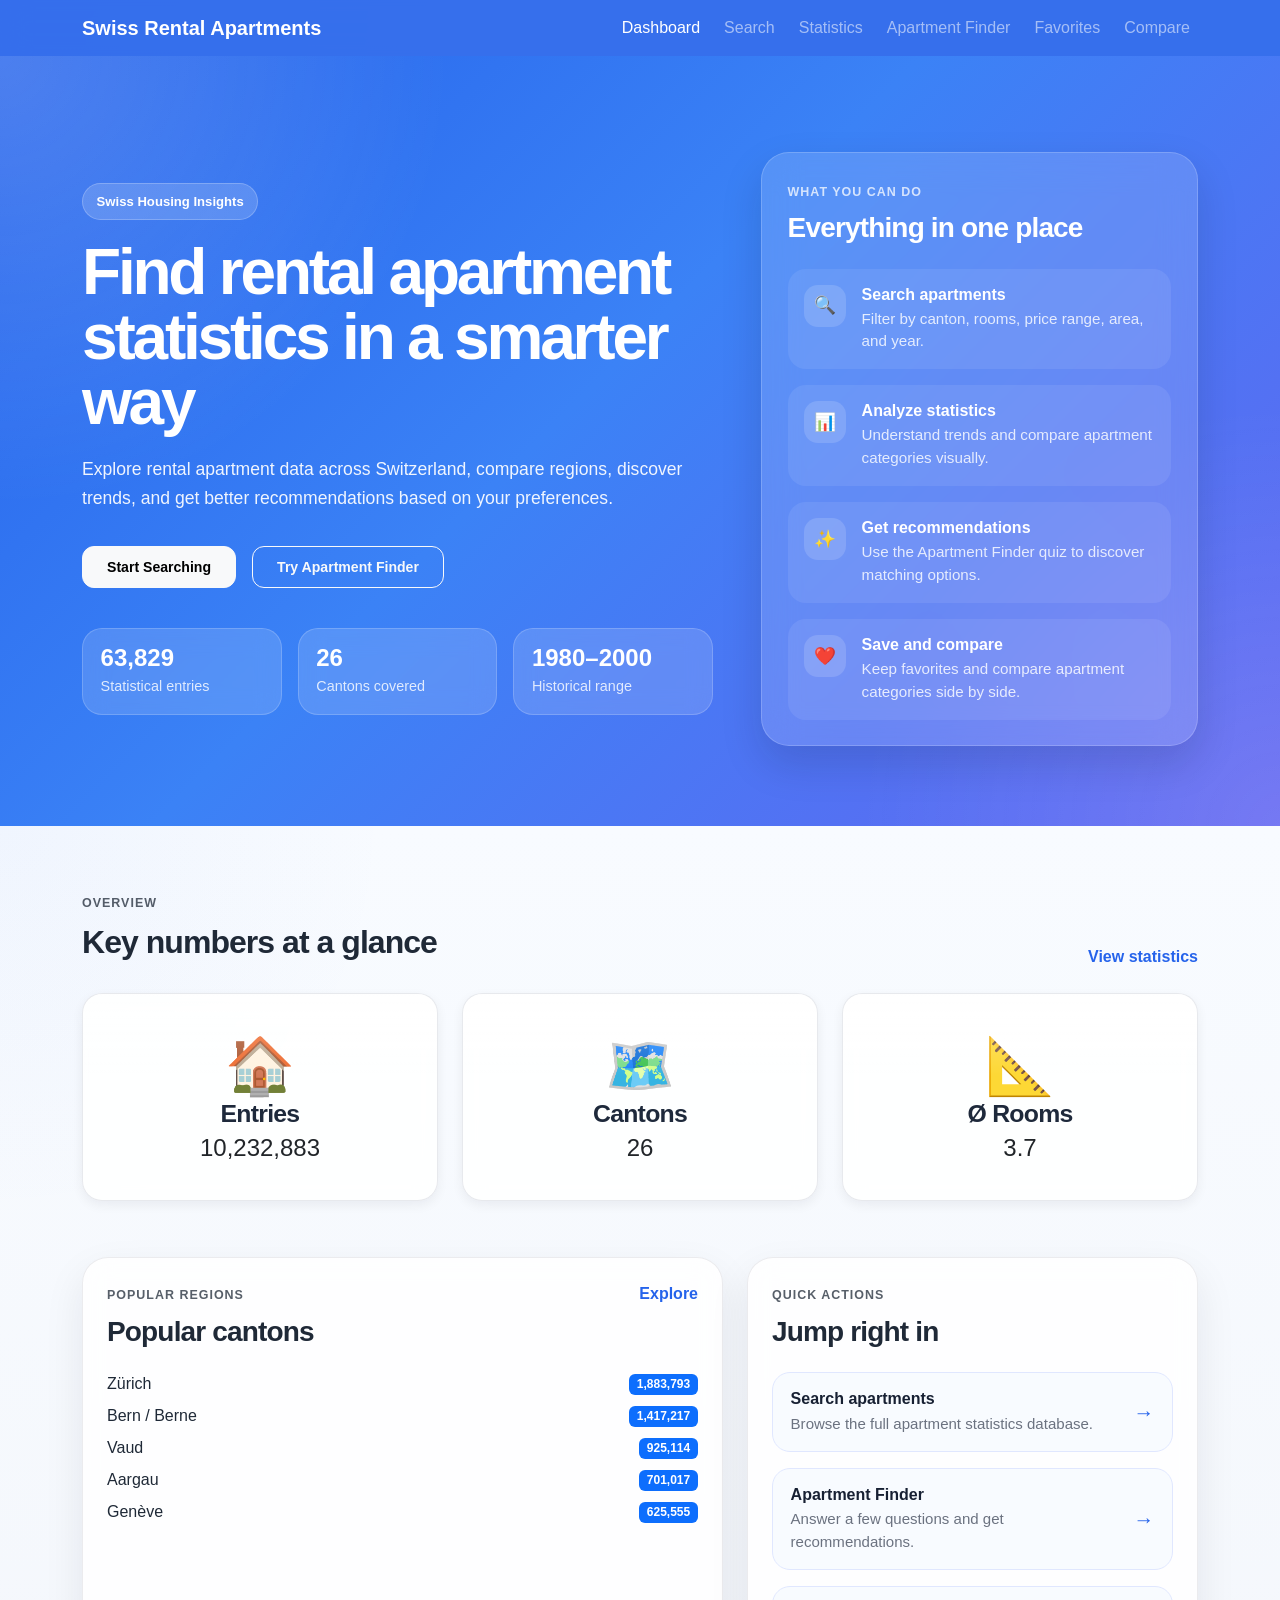
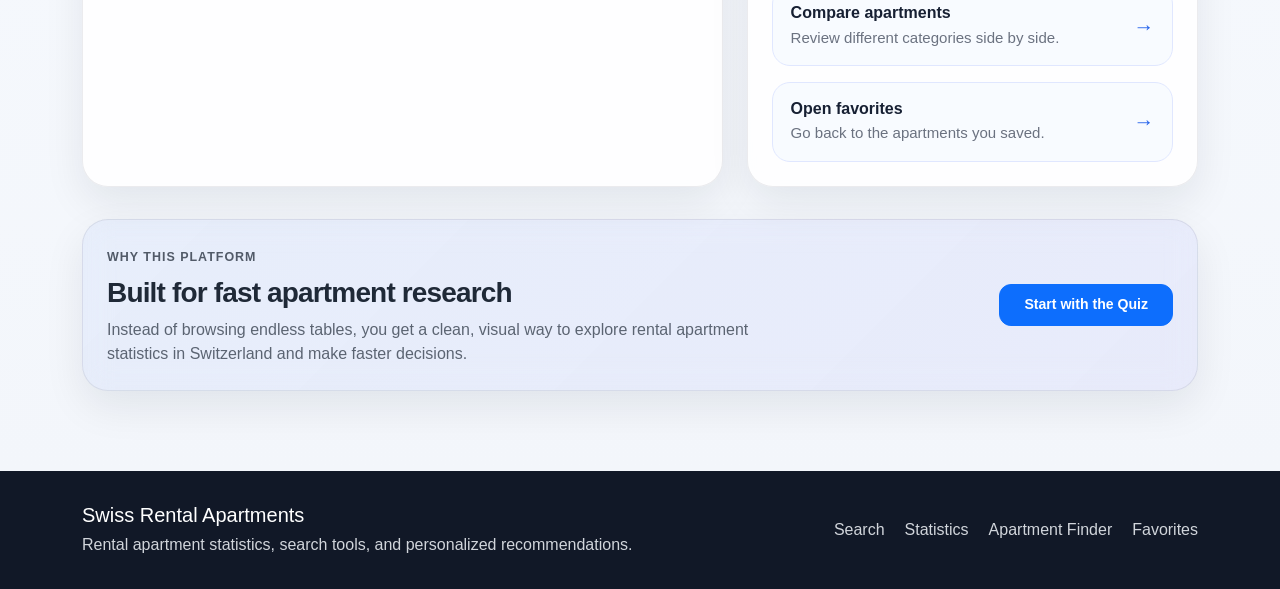
<file: index.html>
<!DOCTYPE html>
<html lang="en">

<head>
  <meta charset="UTF-8">
  <meta name="viewport" content="width=device-width, initial-scale=1.0">
  <title>Swiss Rental Apartments - Dashboard</title>
  <link href="https://cdn.jsdelivr.net/npm/bootstrap@5.3.8/dist/css/bootstrap.min.css" rel="stylesheet">
  <link rel="stylesheet" href="css/style.css">
  <link rel="manifest" href="/manifest.json">
</head>

<body>
  <nav class="navbar navbar-expand-lg navbar-dark custom-navbar">
    <div class="container">
      <a class="navbar-brand fw-bold" href="index.html">Swiss Rental Apartments</a>
      <button class="navbar-toggler" type="button" data-bs-toggle="collapse" data-bs-target="#navbarNav">
        <span class="navbar-toggler-icon"></span>
      </button>

      <div class="collapse navbar-collapse" id="navbarNav">
        <ul class="navbar-nav ms-auto align-items-lg-center gap-lg-2">
          <li class="nav-item">
            <a class="nav-link active" href="index.html">Dashboard</a>
          </li>
          <li class="nav-item">
            <a class="nav-link" href="search.html">Search</a>
          </li>
          <li class="nav-item">
            <a class="nav-link" href="stats.html">Statistics</a>
          </li>
          <li class="nav-item">
            <a class="nav-link" href="quiz.html">Apartment Finder</a>
          </li>
          <li class="nav-item">
            <a class="nav-link" href="favorites.html">Favorites</a>
          </li>
          <li class="nav-item">
            <a class="nav-link" href="compare.html">Compare</a>
          </li>
        </ul>
      </div>
    </div>
  </nav>

  <section class="landing-hero">
    <div class="container">
      <div class="row align-items-center g-5">
        <div class="col-lg-7">
          <span class="hero-badge">Swiss Housing Insights</span>
          <h1 class="hero-title">Find rental apartment statistics in a smarter way</h1>
          <p class="hero-text">
            Explore rental apartment data across Switzerland, compare regions, discover trends,
            and get better recommendations based on your preferences.
          </p>

          <div class="hero-actions d-flex flex-wrap gap-3">
            <a href="search.html" class="btn btn-light btn-lg px-4">Start Searching</a>
            <a href="quiz.html" class="btn btn-outline-light btn-lg px-4">Try Apartment Finder</a>
          </div>

          <div class="hero-mini-stats row g-3 mt-4">
            <div class="col-sm-4">
              <div class="mini-stat-card">
                <div class="mini-stat-value" id="hero-total-records">63,829</div>
                <div class="mini-stat-label">Statistical entries</div>
              </div>
            </div>
            <div class="col-sm-4">
              <div class="mini-stat-card">
                <div class="mini-stat-value" id="hero-total-cantons">26</div>
                <div class="mini-stat-label">Cantons covered</div>
              </div>
            </div>
            <div class="col-sm-4">
              <div class="mini-stat-card">
                <div class="mini-stat-value" id="hero-years-range">1980–2000</div>
                <div class="mini-stat-label">Historical range</div>
              </div>
            </div>
          </div>
        </div>

        <div class="col-lg-5">
          <div class="hero-panel">
            <div class="hero-panel-top">
              <span class="hero-panel-kicker">What you can do</span>
              <h3>Everything in one place</h3>
            </div>

            <div class="feature-list">
              <div class="feature-item">
                <div class="feature-icon">🔍</div>
                <div>
                  <h6>Search apartments</h6>
                  <p>Filter by canton, rooms, price range, area, and year.</p>
                </div>
              </div>

              <div class="feature-item">
                <div class="feature-icon">📊</div>
                <div>
                  <h6>Analyze statistics</h6>
                  <p>Understand trends and compare apartment categories visually.</p>
                </div>
              </div>

              <div class="feature-item">
                <div class="feature-icon">✨</div>
                <div>
                  <h6>Get recommendations</h6>
                  <p>Use the Apartment Finder quiz to discover matching options.</p>
                </div>
              </div>

              <div class="feature-item">
                <div class="feature-icon">❤️</div>
                <div>
                  <h6>Save and compare</h6>
                  <p>Keep favorites and compare apartment categories side by side.</p>
                </div>
              </div>
            </div>
          </div>
        </div>
      </div>
    </div>
  </section>

  <main class="dashboard-main">
    <div class="container">

      <section class="dashboard-section">
        <div class="section-heading">
          <div>
            <span class="section-kicker">Overview</span>
            <h2>Key numbers at a glance</h2>
          </div>
          <a href="stats.html" class="section-link">View statistics</a>
        </div>

        <div id="summary-cards" class="row g-4">

        </div>
      </section>

      <section class="dashboard-section">
        <div class="row g-4">
          <div class="col-lg-7">
            <div class="dashboard-card h-100">
              <div class="card-top">
                <div>
                  <span class="section-kicker">Popular regions</span>
                  <h3>Popular cantons</h3>
                </div>
                <a href="search.html" class="small-link">Explore</a>
              </div>
              <div id="popular-cantons" class="mt-3">

              </div>
            </div>
          </div>

          <div class="col-lg-5">
            <div class="dashboard-card h-100">
              <div class="card-top">
                <div>
                  <span class="section-kicker">Quick actions</span>
                  <h3>Jump right in</h3>
                </div>
              </div>

              <div class="quick-links">
                <a href="search.html" class="quick-link-card">
                  <div>
                    <h6>Search apartments</h6>
                    <p>Browse the full apartment statistics database.</p>
                  </div>
                  <span>→</span>
                </a>

                <a href="quiz.html" class="quick-link-card">
                  <div>
                    <h6>Apartment Finder</h6>
                    <p>Answer a few questions and get recommendations.</p>
                  </div>
                  <span>→</span>
                </a>

                <a href="compare.html" class="quick-link-card">
                  <div>
                    <h6>Compare apartments</h6>
                    <p>Review different categories side by side.</p>
                  </div>
                  <span>→</span>
                </a>

                <a href="favorites.html" class="quick-link-card">
                  <div>
                    <h6>Open favorites</h6>
                    <p>Go back to the apartments you saved.</p>
                  </div>
                  <span>→</span>
                </a>
              </div>
            </div>
          </div>
        </div>
      </section>

      <section class="dashboard-section">
        <div class="dashboard-card info-band">
          <div class="row align-items-center g-4">
            <div class="col-lg-8">
              <span class="section-kicker">Why this platform</span>
              <h3>Built for fast apartment research</h3>
              <p class="mb-0">
                Instead of browsing endless tables, you get a clean, visual way to explore
                rental apartment statistics in Switzerland and make faster decisions.
              </p>
            </div>
            <div class="col-lg-4 text-lg-end">
              <a href="quiz.html" class="btn btn-primary btn-lg px-4">Start with the Quiz</a>
            </div>
          </div>
        </div>
      </section>

    </div>
  </main>

  <footer class="site-footer">
    <div class="container">
      <div class="footer-content">
        <div>
          <h5>Swiss Rental Apartments</h5>
          <p class="mb-0">Rental apartment statistics, search tools, and personalized recommendations.</p>
        </div>
        <div class="footer-links">
          <a href="search.html">Search</a>
          <a href="stats.html">Statistics</a>
          <a href="quiz.html">Apartment Finder</a>
          <a href="favorites.html">Favorites</a>
        </div>
      </div>
    </div>
  </footer>

  <div id="toast-container" class="toast-container position-fixed bottom-0 end-0 p-3">
  </div>

  <script src="https://cdn.jsdelivr.net/npm/bootstrap@5.3.8/dist/js/bootstrap.bundle.min.js"></script>
  <script src="js/config.js"></script>
  <script src="js/data.js"></script>
  <script src="js/utils.js"></script>
  <script src="js/app.js"></script>
</body>

</html>
</file>
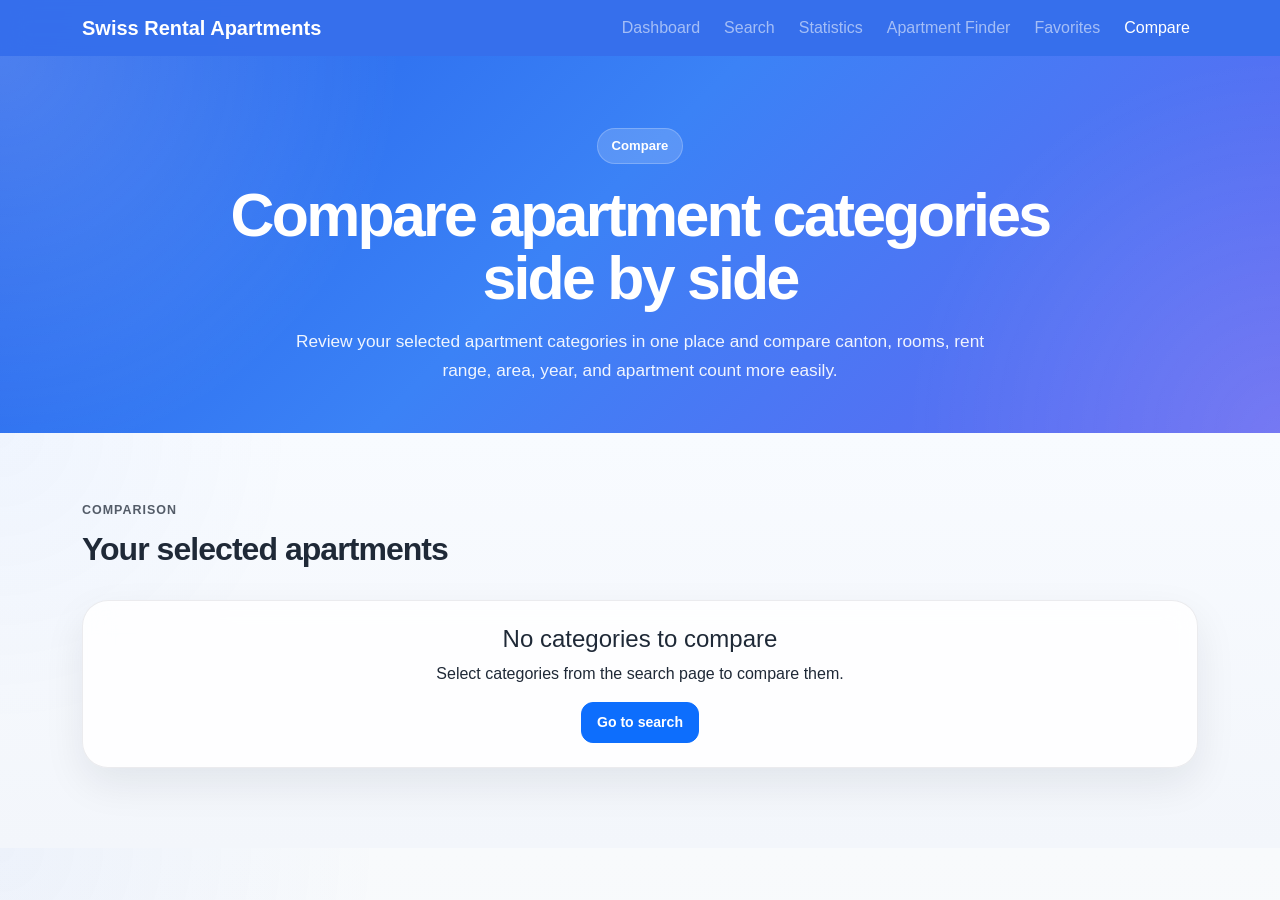
<file: compare.html>
<!DOCTYPE html>
<html lang="en">

<head>
  <meta charset="UTF-8">
  <meta name="viewport" content="width=device-width, initial-scale=1.0">
  <title>Compare - Swiss Rental Apartments</title>
  <link href="https://cdn.jsdelivr.net/npm/bootstrap@5.3.8/dist/css/bootstrap.min.css" rel="stylesheet">
  <link rel="stylesheet" href="css/style.css">
  <link rel="manifest" href="/manifest.json">
</head>

<body>
  <nav class="navbar navbar-expand-lg navbar-dark custom-navbar">
    <div class="container">
      <a class="navbar-brand fw-bold" href="index.html">Swiss Rental Apartments</a>
      <button class="navbar-toggler" type="button" data-bs-toggle="collapse" data-bs-target="#navbarNav">
        <span class="navbar-toggler-icon"></span>
      </button>

      <div class="collapse navbar-collapse" id="navbarNav">
        <ul class="navbar-nav ms-auto align-items-lg-center gap-lg-2">
          <li class="nav-item">
            <a class="nav-link" href="index.html">Dashboard</a>
          </li>
          <li class="nav-item">
            <a class="nav-link" href="search.html">Search</a>
          </li>
          <li class="nav-item">
            <a class="nav-link" href="stats.html">Statistics</a>
          </li>
          <li class="nav-item">
            <a class="nav-link" href="quiz.html">Apartment Finder</a>
          </li>
          <li class="nav-item">
            <a class="nav-link" href="favorites.html">Favorites</a>
          </li>
          <li class="nav-item">
            <a class="nav-link active" href="compare.html">Compare</a>
          </li>
        </ul>
      </div>
    </div>
  </nav>

  <section class="search-hero">
    <div class="container">
      <div class="search-hero-content">
        <span class="hero-badge">Compare</span>
        <h1 class="search-title">Compare apartment categories side by side</h1>
        <p class="search-text mx-auto">
          Review your selected apartment categories in one place and compare
          canton, rooms, rent range, area, year, and apartment count more easily.
        </p>
      </div>
    </div>
  </section>

  <main class="dashboard-main">
    <div class="container">
      <section class="dashboard-section">
        <div class="section-heading">
          <div>
            <span class="section-kicker">Comparison</span>
            <h2>Your selected apartments</h2>
          </div>
        </div>

        <div class="dashboard-card compare-shell">
          <div id="comparison-container" class="comparison-content">
            <!-- Comparison will be populated by JS -->
          </div>
        </div>
      </section>
    </div>
  </main>

  <div id="toast-container" class="toast-container position-fixed bottom-0 end-0 p-3">
  </div>

  <script src="https://cdn.jsdelivr.net/npm/bootstrap@5.3.8/dist/js/bootstrap.bundle.min.js"></script>
  <script src="js/config.js"></script>
  <script src="js/data.js"></script>
  <script src="js/utils.js"></script>
  <script src="js/compare.js"></script>
</body>

</html>
</file>
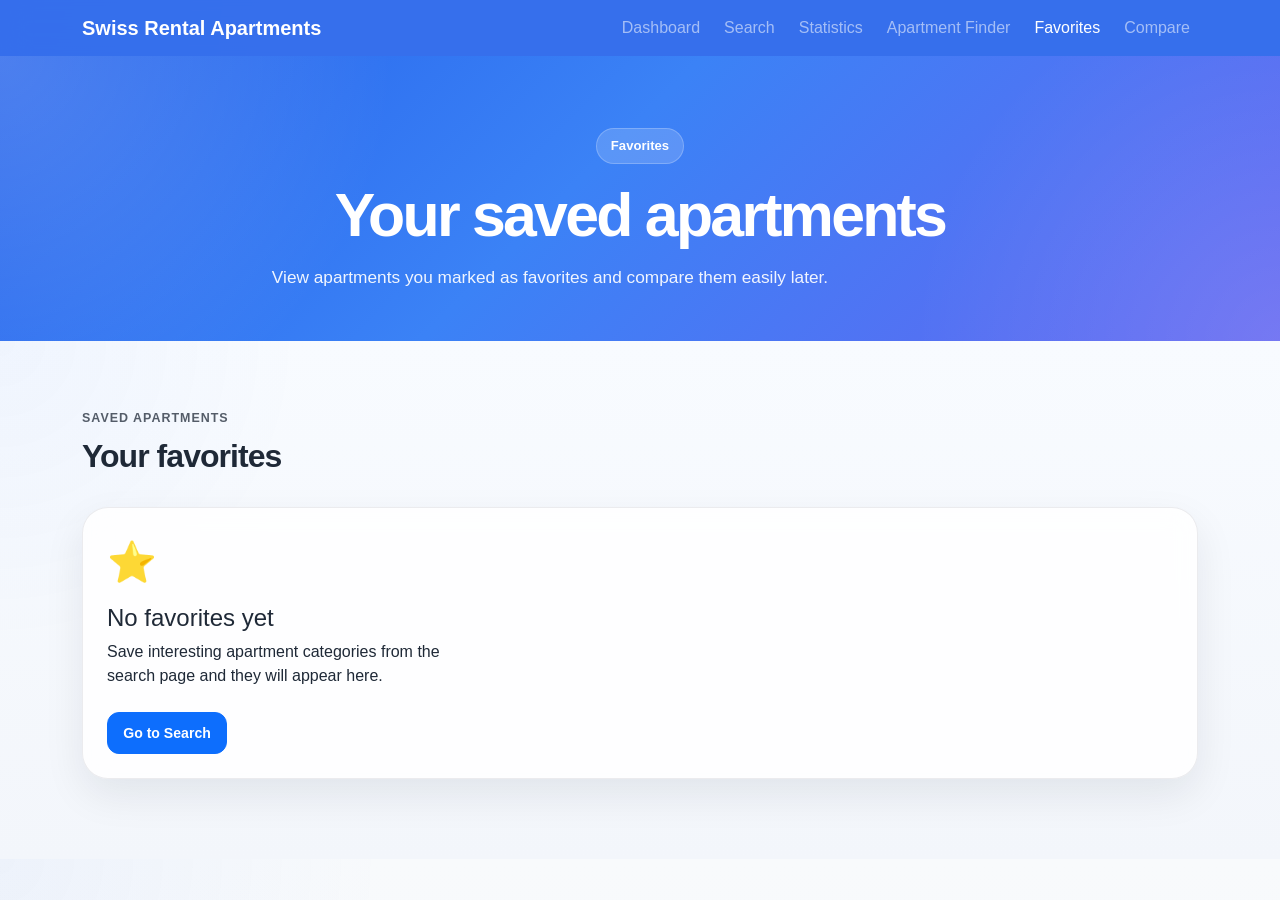
<file: favorites.html>
<!DOCTYPE html>
<html lang="en">

<head>
  <meta charset="UTF-8">
  <meta name="viewport" content="width=device-width, initial-scale=1.0">
  <title>Favorites - Swiss Rental Apartments</title>
  <link href="https://cdn.jsdelivr.net/npm/bootstrap@5.3.8/dist/css/bootstrap.min.css" rel="stylesheet">
  <link rel="stylesheet" href="css/style.css">
  <link rel="manifest" href="/manifest.json">
</head>

<body>

  <nav class="navbar navbar-expand-lg navbar-dark custom-navbar">
    <div class="container">
      <a class="navbar-brand fw-bold" href="index.html">Swiss Rental Apartments</a>

      <button class="navbar-toggler" type="button" data-bs-toggle="collapse" data-bs-target="#navbarNav">
        <span class="navbar-toggler-icon"></span>
      </button>

      <div class="collapse navbar-collapse" id="navbarNav">
        <ul class="navbar-nav ms-auto align-items-lg-center gap-lg-2">
          <li class="nav-item">
            <a class="nav-link" href="index.html">Dashboard</a>
          </li>

          <li class="nav-item">
            <a class="nav-link" href="search.html">Search</a>
          </li>

          <li class="nav-item">
            <a class="nav-link" href="stats.html">Statistics</a>
          </li>

          <li class="nav-item">
            <a class="nav-link" href="quiz.html">Apartment Finder</a>
          </li>

          <li class="nav-item">
            <a class="nav-link active" href="favorites.html">Favorites</a>
          </li>

          <li class="nav-item">
            <a class="nav-link" href="compare.html">Compare</a>
          </li>
        </ul>
      </div>
    </div>
  </nav>

  <section class="search-hero">
    <div class="container">
      <div class="search-hero-content">
        <span class="hero-badge">Favorites</span>
        <h1 class="search-title">Your saved apartments</h1>
        <p class="search-text">
          View apartments you marked as favorites and compare them easily later.
        </p>
      </div>
    </div>
  </section>

  <main class="dashboard-main">

    <div class="container">

      <section class="dashboard-section">

        <div class="section-heading">
          <div>
            <span class="section-kicker">Saved apartments</span>
            <h2>Your favorites</h2>
          </div>
        </div>

        <div class="dashboard-card">

          <div id="favorites-container" class="favorites-grid">

          </div>

        </div>

      </section>

    </div>

  </main>

  <div id="toast-container" class="toast-container position-fixed bottom-0 end-0 p-3">
  </div>

  <script src="https://cdn.jsdelivr.net/npm/bootstrap@5.3.8/dist/js/bootstrap.bundle.min.js"></script>
  <script src="js/config.js"></script>
  <script src="js/data.js"></script>
  <script src="js/utils.js"></script>
  <script src="js/favorites.js"></script>

</body>

</html>
</file>
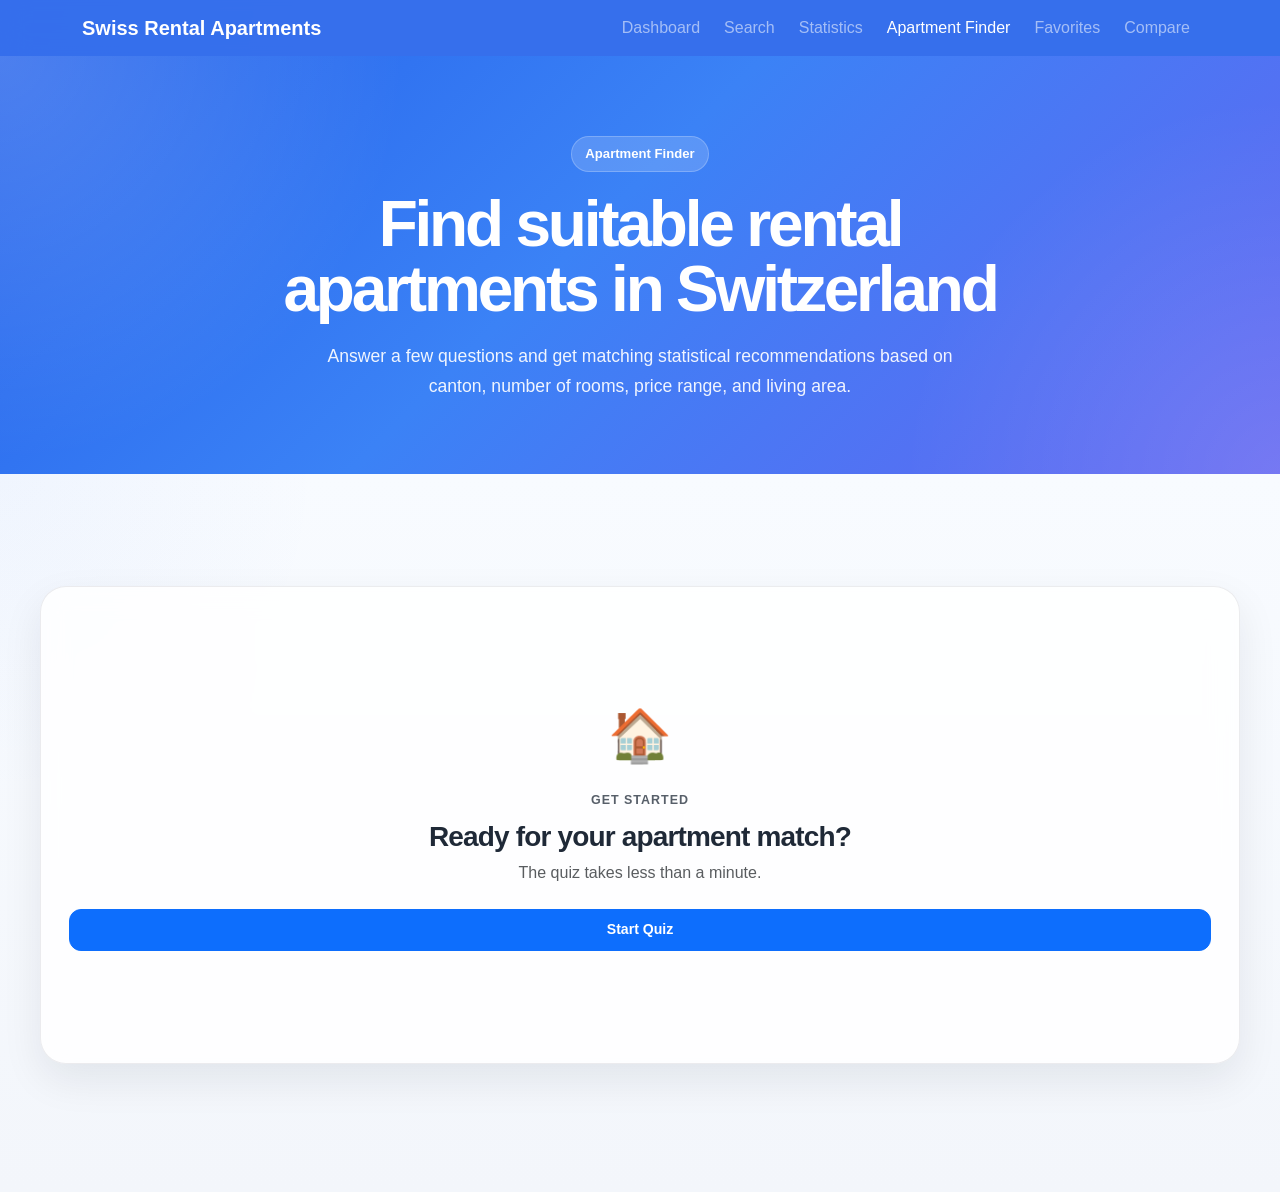
<file: quiz.html>
<!DOCTYPE html>
<html lang="en">

<head>
  <meta charset="UTF-8">
  <meta name="viewport" content="width=device-width, initial-scale=1.0">
  <title>Apartment Finder - Swiss Rental Apartments Statistics</title>
  <link href="https://cdn.jsdelivr.net/npm/bootstrap@5.3.8/dist/css/bootstrap.min.css" rel="stylesheet">
  <link rel="stylesheet" href="css/style.css">
  <link rel="manifest" href="/manifest.json">
</head>

<body>

  <nav class="navbar navbar-expand-lg navbar-dark custom-navbar">
    <div class="container">
      <a class="navbar-brand fw-bold" href="index.html">Swiss Rental Apartments</a>
      <button class="navbar-toggler" type="button" data-bs-toggle="collapse" data-bs-target="#navbarNav">
        <span class="navbar-toggler-icon"></span>
      </button>

      <div class="collapse navbar-collapse" id="navbarNav">
        <ul class="navbar-nav ms-auto align-items-lg-center gap-lg-2">
          <li class="nav-item">
            <a class="nav-link" href="index.html">Dashboard</a>
          </li>
          <li class="nav-item">
            <a class="nav-link" href="search.html">Search</a>
          </li>
          <li class="nav-item">
            <a class="nav-link" href="stats.html">Statistics</a>
          </li>
          <li class="nav-item">
            <a class="nav-link active" href="quiz.html">Apartment Finder</a>
          </li>
          <li class="nav-item">
            <a class="nav-link" href="favorites.html">Favorites</a>
          </li>
          <li class="nav-item">
            <a class="nav-link" href="compare.html">Compare</a>
          </li>
        </ul>
      </div>
    </div>
  </nav>

  <section class="landing-hero quiz-hero-match">
    <div class="container">
      <div class="row justify-content-center text-center">
        <div class="col-xl-9">
          <span class="hero-badge">Apartment Finder</span>
          <h1 class="hero-title mx-auto">Find suitable rental apartments in Switzerland</h1>
          <p class="hero-text mx-auto">
            Answer a few questions and get matching statistical recommendations
            based on canton, number of rooms, price range, and living area.
          </p>
        </div>
      </div>
    </div>
  </section>

  <main class="dashboard-main">
    <div class="container-fluid py-5 px-4">
      <div class="row">
        <div class="col-12">
          <div id="quiz-container" class="dashboard-card quiz-main-card">
            <div id="quiz-intro" class="quiz-panel-modern text-center">
              <div class="quiz-illustration">🏠</div>
              <span class="section-kicker">Get started</span>
              <h3>Ready for your apartment match?</h3>
              <p class="text-muted mb-4">The quiz takes less than a minute.</p>
              <button id="start-quiz" class="btn btn-primary btn-lg px-4">Start Quiz</button>
            </div>

            <div id="quiz-questions" class="quiz-panel-modern d-none">
              <div class="quiz-progress-wrap mb-4">
                <div class="quiz-progress">
                  <div id="progress-fill" class="quiz-progress-fill" style="width: 0%"></div>
                </div>
                <div class="quiz-step-label">
                  Question <span id="step-current">1</span> of <span id="step-total">6</span>
                </div>
              </div>

              <div id="question-container"></div>

              <div class="quiz-actions">
                <button id="prev-btn" class="btn btn-light" disabled>Back</button>
                <button id="next-btn" class="btn btn-primary">Next</button>
              </div>
            </div>

            <div id="quiz-results" class="quiz-panel-modern d-none">
              <div class="card-top mb-3">
                <div>
                  <span class="section-kicker">Results</span>
                  <h3 class="mb-0">Your recommendations</h3>
                </div>
              </div>

              <div id="recommendations"></div>

              <div class="mt-4 d-flex gap-2 flex-wrap">
                <button id="restart-quiz" class="btn btn-outline-primary">Restart Quiz</button>
                <button id="apply-filters" class="btn btn-success">Apply as Search Filters</button>
              </div>
            </div>
          </div>
        </div>
      </div>
    </div>
  </main>

  <div id="toast-container" class="toast-container position-fixed bottom-0 end-0 p-3">
  </div>

  <script src="https://cdn.jsdelivr.net/npm/bootstrap@5.3.8/dist/js/bootstrap.bundle.min.js"></script>
  <script src="js/config.js"></script>
  <script src="js/data.js"></script>
  <script src="js/utils.js"></script>
  <script src="js/quiz.js"></script>
</body>

</html>
</file>
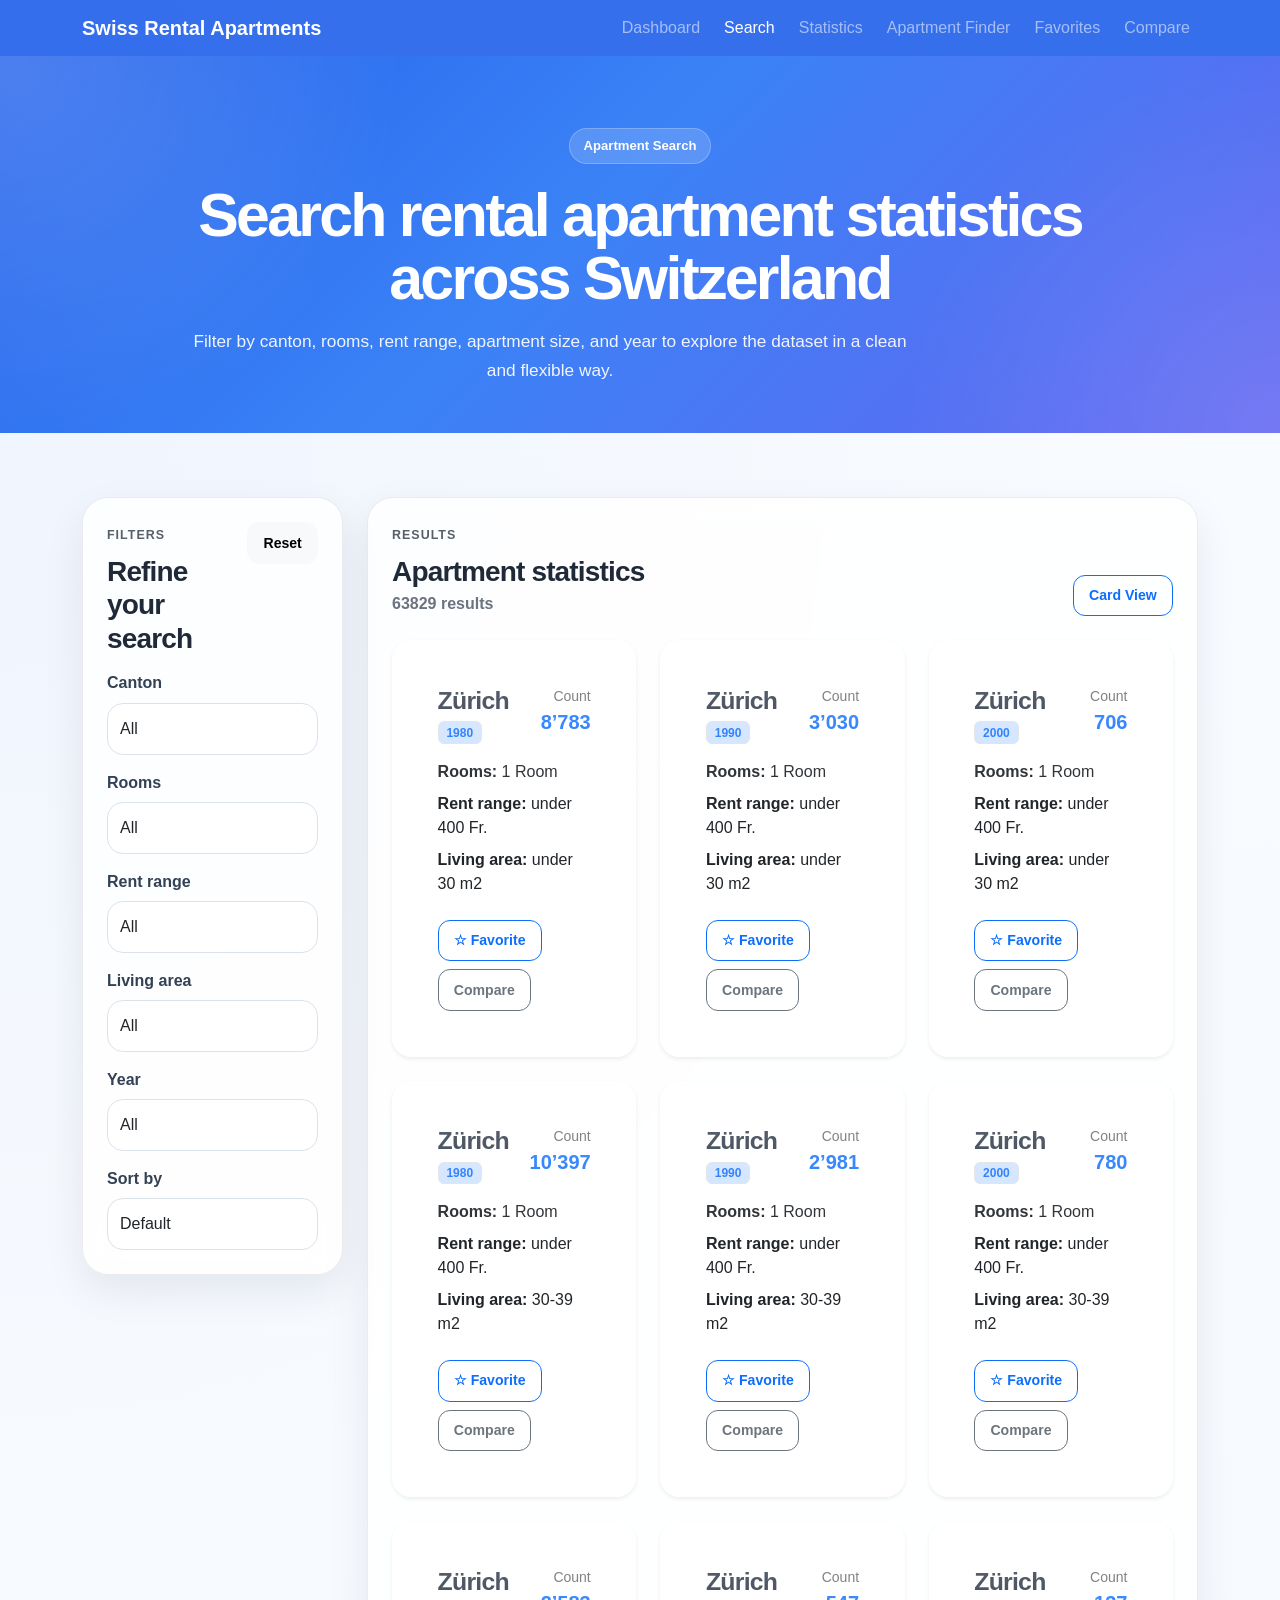
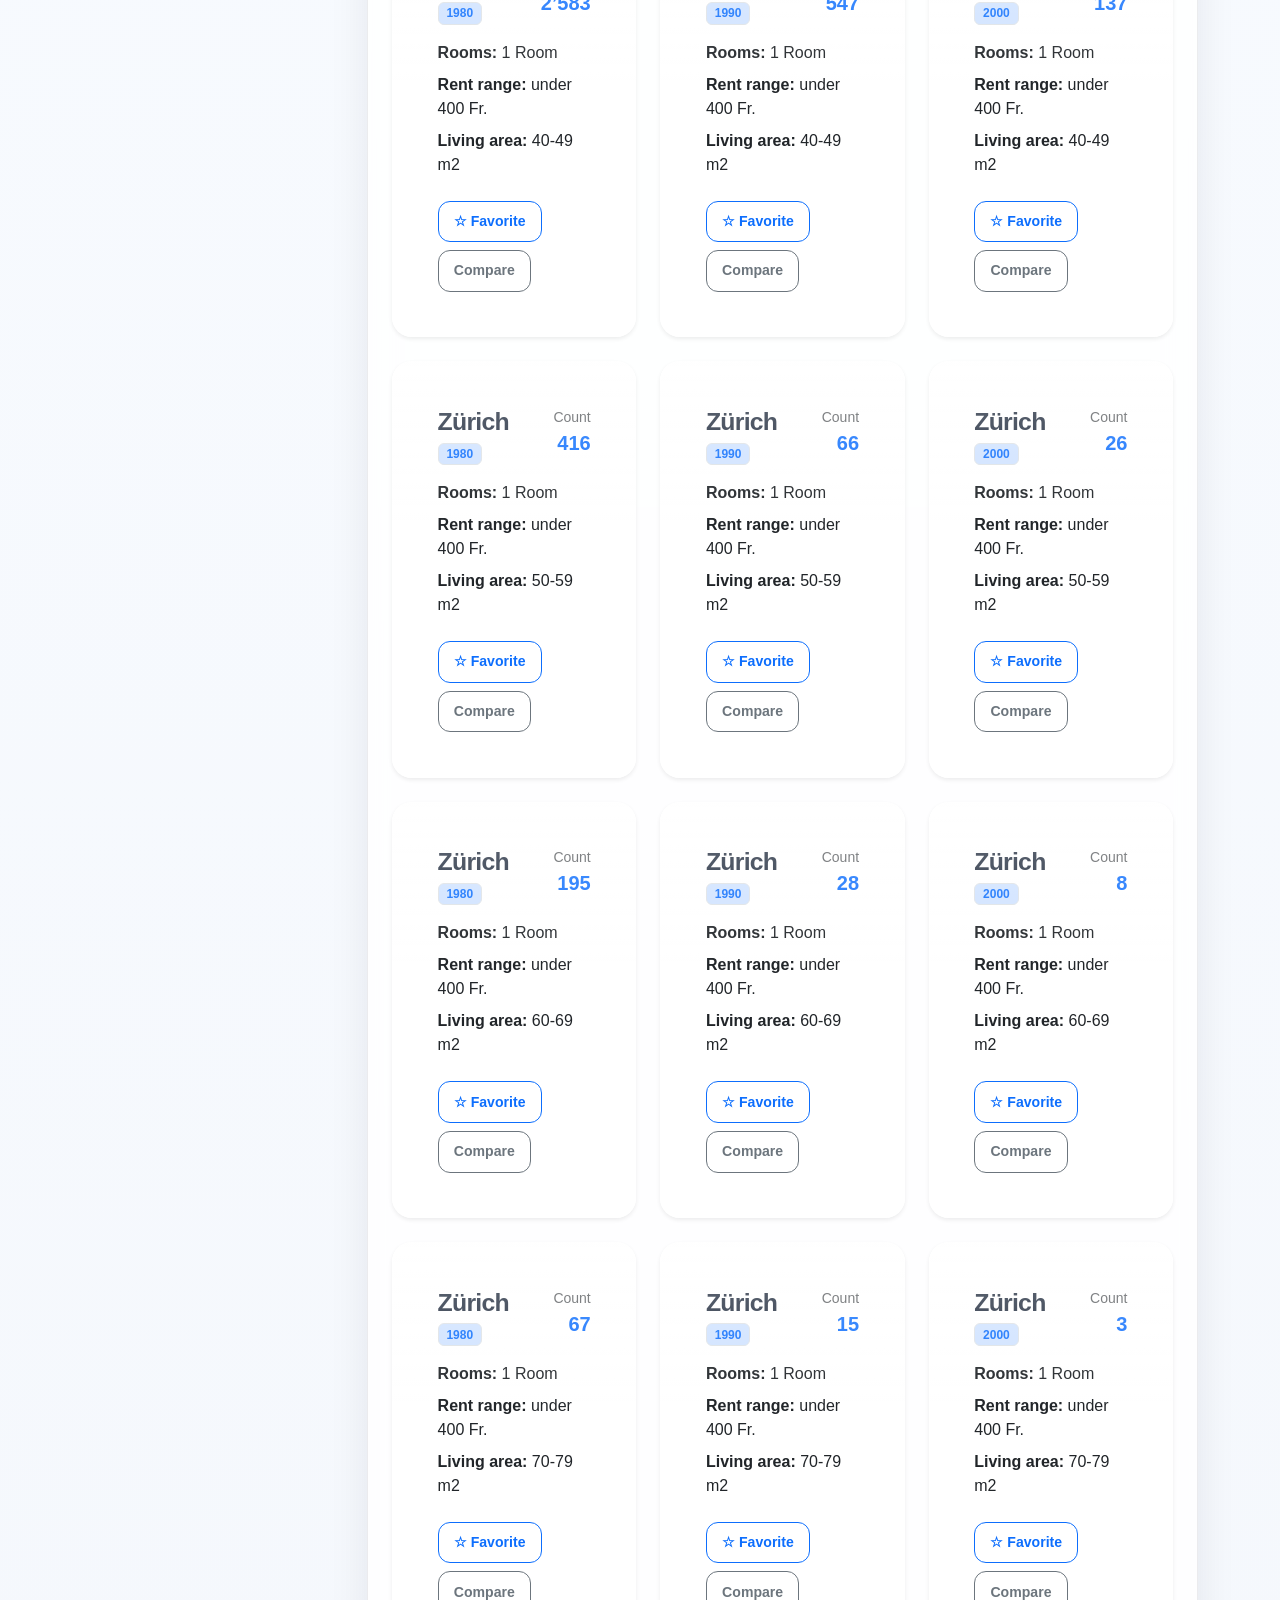
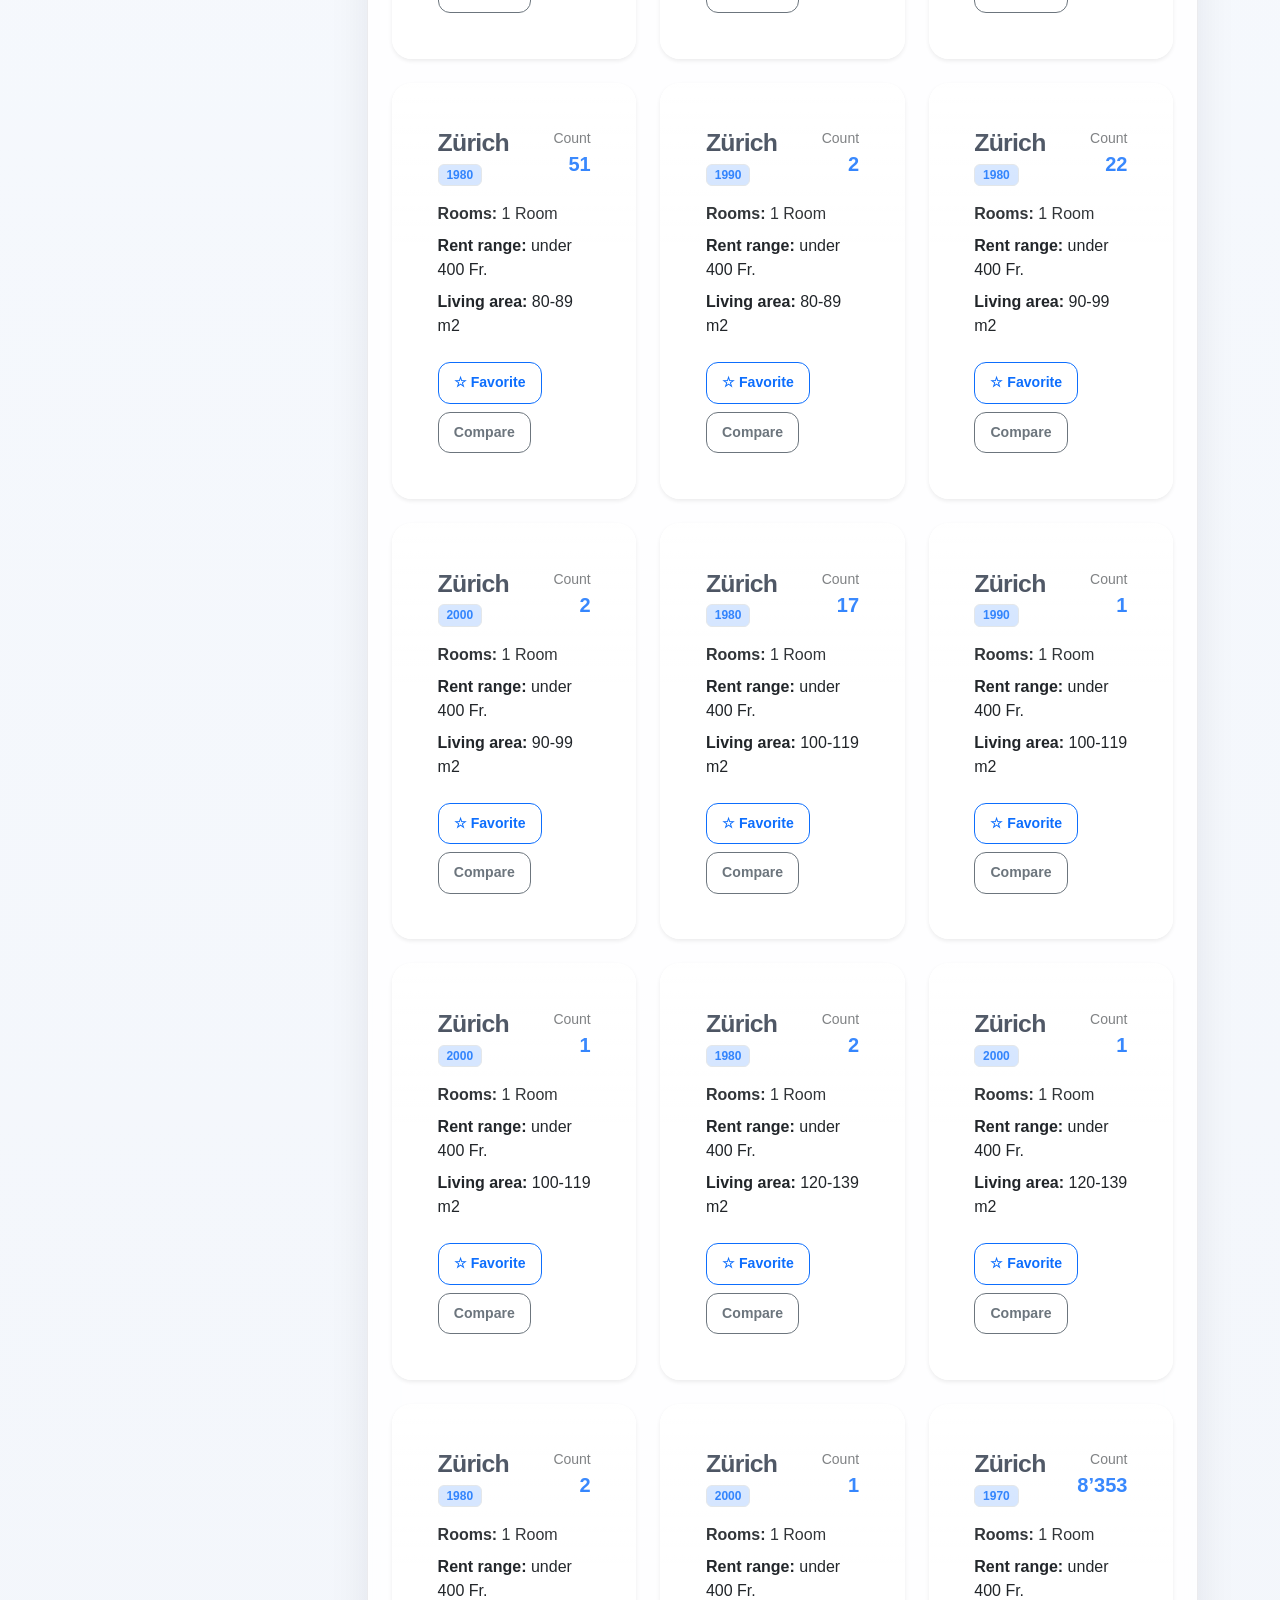
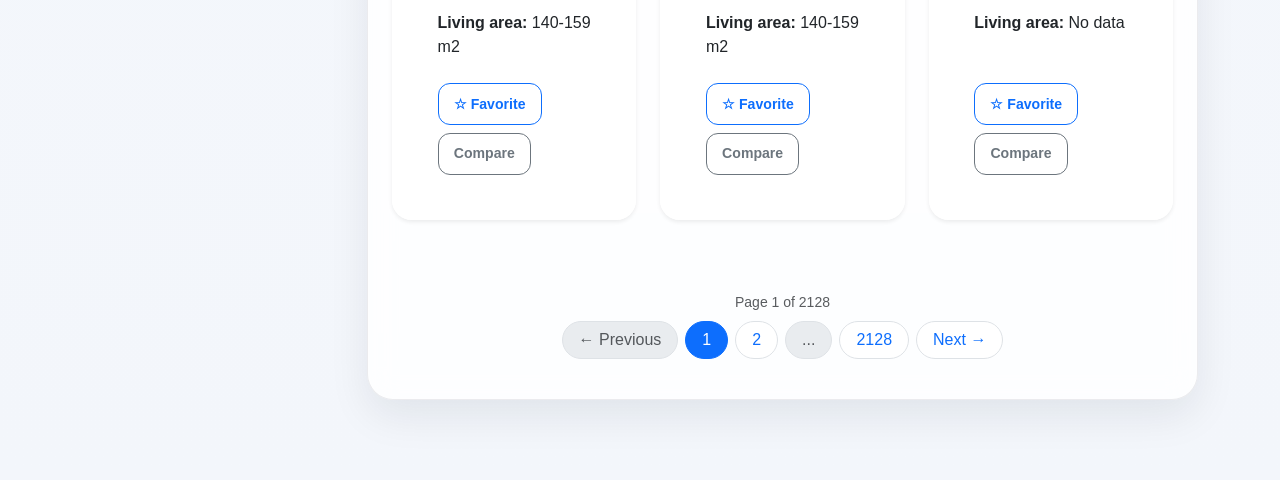
<file: search.html>
<!DOCTYPE html>
<html lang="en">

<head>
  <meta charset="UTF-8">
  <meta name="viewport" content="width=device-width, initial-scale=1.0">
  <title>Search - Swiss Rental Apartments</title>
  <link href="https://cdn.jsdelivr.net/npm/bootstrap@5.3.8/dist/css/bootstrap.min.css" rel="stylesheet">
  <link rel="stylesheet" href="css/style.css">
  <link rel="manifest" href="/manifest.json">
</head>

<body>
  <nav class="navbar navbar-expand-lg navbar-dark custom-navbar">
    <div class="container">
      <a class="navbar-brand fw-bold" href="index.html">Swiss Rental Apartments</a>
      <button class="navbar-toggler" type="button" data-bs-toggle="collapse" data-bs-target="#navbarNav">
        <span class="navbar-toggler-icon"></span>
      </button>
      <div class="collapse navbar-collapse" id="navbarNav">
        <ul class="navbar-nav ms-auto align-items-lg-center gap-lg-2">
          <li class="nav-item">
            <a class="nav-link" href="index.html">Dashboard</a>
          </li>
          <li class="nav-item">
            <a class="nav-link active" href="search.html">Search</a>
          </li>
          <li class="nav-item">
            <a class="nav-link" href="stats.html">Statistics</a>
          </li>
          <li class="nav-item">
            <a class="nav-link" href="quiz.html">Apartment Finder</a>
          </li>
          <li class="nav-item">
            <a class="nav-link" href="favorites.html">Favorites</a>
          </li>
          <li class="nav-item">
            <a class="nav-link" href="compare.html">Compare</a>
          </li>
        </ul>
      </div>
    </div>
  </nav>

  <section class="search-hero">
    <div class="container">
      <div class="search-hero-content">
        <span class="hero-badge">Apartment Search</span>
        <h1 class="search-title">Search rental apartment statistics across Switzerland</h1>
        <p class="search-text">
          Filter by canton, rooms, rent range, apartment size, and year to explore the dataset
          in a clean and flexible way.
        </p>
      </div>
    </div>
  </section>

  <main class="dashboard-main">
    <div class="container">
      <div class="row g-4 align-items-start">
        <div class="col-lg-4 col-xl-3">
          <aside class="dashboard-card filter-panel sticky-lg-top">
            <div class="card-top mb-3">
              <div>
                <span class="section-kicker">Filters</span>
                <h3 class="mb-0">Refine your search</h3>
              </div>
              <button id="reset-filters" class="btn btn-light btn-sm">Reset</button>
            </div>

            <form id="filter-form" class="filter-form">
              <div class="mb-3">
                <label for="canton-select" class="form-label">Canton</label>
                <select class="form-select" id="canton-select">
                  <option value="">All</option>
                </select>
              </div>

              <div class="mb-3">
                <label for="rooms-select" class="form-label">Rooms</label>
                <select class="form-select" id="rooms-select">
                  <option value="">All</option>
                </select>
              </div>

              <div class="mb-3">
                <label for="price-select" class="form-label">Rent range</label>
                <select class="form-select" id="price-select">
                  <option value="">All</option>
                </select>
              </div>

              <div class="mb-3">
                <label for="area-select" class="form-label">Living area</label>
                <select class="form-select" id="area-select">
                  <option value="">All</option>
                </select>
              </div>

              <div class="mb-3">
                <label for="year-select" class="form-label">Year</label>
                <select class="form-select" id="year-select">
                  <option value="">All</option>
                </select>
              </div>

              <div class="mb-0">
                <label for="sort-select" class="form-label">Sort by</label>
                <select class="form-select" id="sort-select">
                  <option value="">Default</option>
                  <option value="value_desc">Count descending</option>
                  <option value="value_asc">Count ascending</option>
                  <option value="canton_asc">Canton A-Z</option>
                </select>
              </div>
            </form>
          </aside>
        </div>

        <div class="col-lg-8 col-xl-9">
          <section class="dashboard-card results-shell">
            <div class="results-toolbar">
              <div>
                <span class="section-kicker">Results</span>
                <h3 class="mb-1">Apartment statistics</h3>
                <div id="result-count" class="results-count">0 results</div>
              </div>

              <div class="results-actions">
                <button id="view-toggle" class="btn btn-outline-primary">Card View</button>
              </div>
            </div>

            <div id="results-container" class="results-content">

            </div>

            <nav id="pagination-nav" class="pagination-wrap mt-4" aria-label="Page navigation">

            </nav>
          </section>
        </div>
      </div>
    </div>
  </main>

  <div class="modal fade" id="apartmentModal" tabindex="-1" aria-hidden="true">
    <div class="modal-dialog modal-lg modal-dialog-centered">
      <div class="modal-content search-modal">
        <div class="modal-header border-0 pb-0">
          <h5 class="modal-title" id="apartmentModalLabel">Apartment Details</h5>
          <button type="button" class="btn-close" data-bs-dismiss="modal"></button>
        </div>
        <div class="modal-body pt-2" id="apartment-details">

        </div>
      </div>
    </div>
  </div>

  <div id="toast-container" class="toast-container position-fixed bottom-0 end-0 p-3">
  </div>

  <script src="https://cdn.jsdelivr.net/npm/bootstrap@5.3.8/dist/js/bootstrap.bundle.min.js"></script>
  <script src="js/config.js"></script>
  <script src="js/data.js"></script>
  <script src="js/utils.js"></script>
  <script src="js/search.js"></script>
</body>

</html>
</file>
<file: css/style.css>
:root {
  --bg: #f5f7fb;
  --surface: #ffffff;
  --surface-2: #f8fafc;
  --text: #1f2937;
  --muted: #6b7280;
  --border: #e5e7eb;
  --primary: #2563eb;
  --primary-soft: #dbeafe;
  --shadow-sm: 0 4px 12px rgba(15, 23, 42, 0.06);
  --shadow-md: 0 12px 30px rgba(15, 23, 42, 0.08);
  --shadow-lg: 0 18px 45px rgba(15, 23, 42, 0.12);
  --radius: 20px;
}

body {
  font-family: "Inter", "Segoe UI", sans-serif;
  background:
    radial-gradient(circle at top left,
      rgba(37, 99, 235, 0.05),
      transparent 25%),
    linear-gradient(180deg, #f8fafc 0%, #f3f6fb 100%);
  color: var(--text);
}

.custom-navbar {
  background: rgba(37, 99, 235, 0.92) !important;
  backdrop-filter: blur(14px);
  -webkit-backdrop-filter: blur(14px);
  box-shadow: 0 10px 30px rgba(37, 99, 235, 0.15);
}

.landing-hero {
  position: relative;
  overflow: hidden;
  padding: 6rem 0 5rem;
  background:
    radial-gradient(circle at top left,
      rgba(255, 255, 255, 0.18),
      transparent 30%),
    radial-gradient(circle at bottom right,
      rgba(255, 255, 255, 0.12),
      transparent 28%),
    linear-gradient(135deg, #2563eb 0%, #3b82f6 45%, #6366f1 100%);
  color: white;
}

.hero-badge {
  display: inline-block;
  padding: 0.45rem 0.85rem;
  border-radius: 999px;
  background: rgba(255, 255, 255, 0.16);
  border: 1px solid rgba(255, 255, 255, 0.22);
  font-weight: 700;
  font-size: 0.82rem;
  margin-bottom: 1.25rem;
}

.hero-title {
  font-size: clamp(2.4rem, 5vw, 4.5rem);
  line-height: 1.02;
  letter-spacing: -0.05em;
  font-weight: 800;
  max-width: 760px;
  margin-bottom: 1.2rem;
}

.hero-text {
  max-width: 680px;
  font-size: 1.1rem;
  line-height: 1.7;
  color: rgba(255, 255, 255, 0.92);
}

.hero-actions {
  margin-top: 2rem;
}

.hero-mini-stats {
  margin-top: 2rem;
}

.mini-stat-card {
  background: rgba(255, 255, 255, 0.14);
  border: 1px solid rgba(255, 255, 255, 0.18);
  border-radius: 20px;
  padding: 1rem 1.1rem;
  backdrop-filter: blur(12px);
  -webkit-backdrop-filter: blur(12px);
}

.mini-stat-value {
  font-size: 1.5rem;
  font-weight: 800;
  line-height: 1.1;
}

.mini-stat-label {
  margin-top: 0.3rem;
  font-size: 0.9rem;
  color: rgba(255, 255, 255, 0.82);
}

.hero-panel {
  background: rgba(255, 255, 255, 0.14);
  border: 1px solid rgba(255, 255, 255, 0.18);
  border-radius: 28px;
  padding: 1.6rem;
  box-shadow: 0 18px 40px rgba(15, 23, 42, 0.15);
  backdrop-filter: blur(18px);
  -webkit-backdrop-filter: blur(18px);
}

.hero-panel-kicker,
.section-kicker {
  display: inline-block;
  font-size: 0.78rem;
  font-weight: 700;
  text-transform: uppercase;
  letter-spacing: 0.08em;
  opacity: 0.75;
  margin-bottom: 0.6rem;
}

.hero-panel h3,
.section-heading h2,
.dashboard-card h3 {
  font-weight: 800;
  letter-spacing: -0.03em;
}

.feature-list {
  margin-top: 1.5rem;
  display: grid;
  gap: 1rem;
}

.feature-item {
  display: flex;
  gap: 1rem;
  align-items: flex-start;
  background: rgba(255, 255, 255, 0.08);
  border-radius: 18px;
  padding: 1rem;
}

.feature-item h6 {
  margin-bottom: 0.25rem;
  font-weight: 700;
}

.feature-item p {
  margin: 0;
  color: rgba(255, 255, 255, 0.82);
  font-size: 0.95rem;
}

.feature-icon {
  width: 42px;
  height: 42px;
  border-radius: 14px;
  display: flex;
  align-items: center;
  justify-content: center;
  background: rgba(255, 255, 255, 0.14);
  font-size: 1.1rem;
  flex-shrink: 0;
}

.dashboard-main {
  background:
    radial-gradient(circle at top left,
      rgba(37, 99, 235, 0.04),
      transparent 22%),
    linear-gradient(180deg, #f8fbff 0%, #f3f6fb 100%);
  padding: 4rem 0 5rem;
}

.dashboard-section+.dashboard-section {
  margin-top: 2rem;
}

.section-heading {
  display: flex;
  justify-content: space-between;
  align-items: end;
  gap: 1rem;
  margin-bottom: 1.5rem;
}

.section-link,
.small-link {
  color: #2563eb;
  text-decoration: none;
  font-weight: 700;
}

.dashboard-card {
  background: rgba(255, 255, 255, 0.84);
  border: 1px solid rgba(15, 23, 42, 0.08);
  border-radius: 26px;
  padding: 1.5rem;
  box-shadow: 0 16px 40px rgba(15, 23, 42, 0.08);
  backdrop-filter: blur(14px);
  -webkit-backdrop-filter: blur(14px);
}

.card-top {
  display: flex;
  justify-content: space-between;
  align-items: start;
  gap: 1rem;
}

.quick-links {
  display: grid;
  gap: 1rem;
  margin-top: 1rem;
}

.quick-link-card {
  display: flex;
  justify-content: space-between;
  align-items: center;
  gap: 1rem;
  padding: 1rem 1.1rem;
  background: #f8fbff;
  border: 1px solid #e0e7ff;
  border-radius: 18px;
  text-decoration: none;
  color: #172033;
  transition:
    transform 0.2s ease,
    box-shadow 0.2s ease,
    border-color 0.2s ease;
}

.quick-link-card:hover {
  transform: translateY(-2px);
  border-color: #bfdbfe;
  box-shadow: 0 10px 24px rgba(37, 99, 235, 0.08);
}

.quick-link-card h6 {
  margin-bottom: 0.25rem;
  font-weight: 700;
}

.quick-link-card p {
  margin-bottom: 0;
  color: #6b7280;
  font-size: 0.94rem;
}

.quick-link-card span {
  font-size: 1.3rem;
  color: #2563eb;
}

.info-band {
  background: linear-gradient(135deg,
      rgba(37, 99, 235, 0.06),
      rgba(99, 102, 241, 0.08));
}

.info-band p {
  color: #5b6472;
}

.site-footer {
  background: #111827;
  color: #d1d5db;
  padding: 2rem 0;
}

.footer-content {
  display: flex;
  justify-content: space-between;
  gap: 2rem;
  align-items: center;
  flex-wrap: wrap;
}

.footer-content h5 {
  color: white;
  margin-bottom: 0.4rem;
}

.footer-links {
  display: flex;
  gap: 1.25rem;
  flex-wrap: wrap;
}

.footer-links a {
  color: #d1d5db;
  text-decoration: none;
}

.footer-links a:hover {
  color: white;
}

@media (max-width: 991px) {
  .landing-hero {
    padding: 5rem 0 4rem;
  }

  .hero-title {
    font-size: 2.7rem;
  }

  .section-heading {
    flex-direction: column;
    align-items: start;
  }
}

@media (max-width: 768px) {
  .landing-hero {
    padding: 4rem 0 3rem;
  }

  .hero-title {
    font-size: 2.2rem;
  }

  .dashboard-card,
  .hero-panel {
    border-radius: 22px;
  }

  .quick-link-card {
    align-items: flex-start;
  }
}

.search-hero {
  position: relative;
  overflow: hidden;
  padding: 4.5rem 0 3rem;
  background:
    radial-gradient(circle at top left,
      rgba(255, 255, 255, 0.18),
      transparent 30%),
    radial-gradient(circle at bottom right,
      rgba(255, 255, 255, 0.12),
      transparent 28%),
    linear-gradient(135deg, #2563eb 0%, #3b82f6 45%, #6366f1 100%);
  color: white;
}

.search-hero-content {
  max-width: 820px;
}

.search-title {
  font-size: clamp(2.2rem, 5vw, 3.8rem);
  line-height: 1.04;
  letter-spacing: -0.045em;
  font-weight: 800;
  margin-bottom: 1rem;
}

.search-text {
  max-width: 720px;
  font-size: 1.08rem;
  line-height: 1.7;
  color: rgba(255, 255, 255, 0.92);
  margin-bottom: 0;
}

.filter-panel {
  top: 100px;
}

.filter-form .form-label {
  font-weight: 700;
  color: #334155;
  margin-bottom: 0.45rem;
}

.filter-form .form-select {
  min-height: 52px;
  border-radius: 16px;
  border: 1px solid #dbe2ea;
  background: rgba(255, 255, 255, 0.95);
  box-shadow: none;
}

.filter-form .form-select:focus {
  border-color: rgba(37, 99, 235, 0.45);
  box-shadow: 0 0 0 4px rgba(37, 99, 235, 0.12) !important;
}

.results-shell {
  min-height: 540px;
}

.results-toolbar {
  display: flex;
  justify-content: space-between;
  align-items: end;
  gap: 1rem;
  margin-bottom: 1.5rem;
  flex-wrap: wrap;
}

.results-count {
  color: #6b7280;
  font-weight: 600;
}

.results-actions {
  display: flex;
  align-items: center;
  gap: 0.75rem;
}

.results-content {
  min-height: 240px;
}

.pagination-wrap {
  display: flex;
  justify-content: center;
}

.search-modal {
  border: 1px solid rgba(15, 23, 42, 0.08);
  border-radius: 24px;
  box-shadow: 0 24px 60px rgba(15, 23, 42, 0.16);
  overflow: hidden;
}

.search-modal .modal-content {
  border: none;
}

.search-modal .modal-header,
.search-modal .modal-body {
  background: #fff;
}

@media (max-width: 991px) {
  .search-hero {
    padding: 4rem 0 2.5rem;
  }

  .filter-panel {
    position: static !important;
    top: auto;
  }
}

@media (max-width: 768px) {
  .search-title {
    font-size: 2rem;
  }

  .results-toolbar {
    align-items: start;
    flex-direction: column;
  }
}

.results-header {
  font-size: 0.95rem;
  font-weight: 600;
  color: var(--muted);
  margin-bottom: 1.25rem;
}

.card-grid {
  gap: 1.5rem;
}

.card,
.apartment-card {
  border: 1px solid rgba(229, 231, 235, 0.9);
  border-radius: var(--radius);
  background: rgba(255, 255, 255, 0.88);
  backdrop-filter: blur(10px);
  -webkit-backdrop-filter: blur(10px);
  box-shadow: var(--shadow-sm);
  padding: 1.35rem;
  transition:
    transform 0.25s ease,
    box-shadow 0.25s ease,
    border-color 0.25s ease;
  position: relative;
  overflow: hidden;
}

.card:hover,
.apartment-card:hover {
  transform: translateY(-6px);
  box-shadow: var(--shadow-md);
  border-color: rgba(37, 99, 235, 0.18);
}

.card::before,
.apartment-card::before {
  content: "";
  position: absolute;
  inset: 0;
  background: linear-gradient(180deg,
      rgba(255, 255, 255, 0.35),
      transparent 40%);
  pointer-events: none;
}

.card-header-custom {
  display: flex;
  justify-content: space-between;
  align-items: flex-start;
  margin-bottom: 1rem;
}

.card-title,
.apartment-card h5,
.apartment-card .city-title {
  font-size: 1.55rem;
  font-weight: 700;
  letter-spacing: -0.03em;
  margin-bottom: 0.35rem;
  color: #1e293b;
}

.badge-year {
  display: inline-block;
  padding: 0.32rem 0.65rem;
  border-radius: 999px;
  background: linear-gradient(135deg, #dbeafe 0%, #bfdbfe 100%);
  color: #2563eb;
  font-size: 0.72rem;
  font-weight: 700;
  letter-spacing: 0.02em;
  margin-top: 0.25rem;
}

.amount-box {
  text-align: right;
}

.amount-box .label {
  display: block;
  font-size: 0.78rem;
  color: var(--muted);
  margin-bottom: 0.15rem;
}

.amount-box .value {
  font-size: 1.9rem;
  font-weight: 800;
  line-height: 1;
  color: var(--primary);
  letter-spacing: -0.04em;
}

.card-info {
  margin-top: 1rem;
  margin-bottom: 1.25rem;
}

.card-info p,
.card-info div {
  margin-bottom: 0.55rem;
  color: #374151;
  font-size: 0.98rem;
  line-height: 1.45;
}

.card-info strong {
  color: #111827;
  font-weight: 700;
}

.card-actions {
  display: flex;
  gap: 0.65rem;
  margin-top: 1.2rem;
}

.btn {
  border-radius: 12px;
  font-size: 0.88rem;
  font-weight: 600;
  padding: 0.58rem 0.95rem;
  transition: all 0.2s ease;
  box-shadow: none;
}

.btn-favorite,
.favorite-btn {
  background: #eff6ff;
  color: var(--primary);
  border: 1px solid #bfdbfe;
}

.btn-favorite:hover,
.favorite-btn:hover {
  background: #dbeafe;
  border-color: #93c5fd;
  transform: translateY(-1px);
}

.btn-compare {
  background: #ffffff;
  color: #475569;
  border: 1px solid #d1d5db;
}

.btn-compare:hover {
  background: #f8fafc;
  border-color: #94a3b8;
  color: #1f2937;
  transform: translateY(-1px);
}

.apartment-card::after {
  content: "";
  position: absolute;
  top: 0;
  left: 0;
  width: 100%;
  height: 4px;
  background: linear-gradient(90deg, #2563eb, #60a5fa);
  opacity: 0.9;
}

.quiz-actions {
  display: flex;
  justify-content: space-between;
  align-items: center;
  margin-top: 2rem;
  gap: 1.5rem;
}

.quiz-actions .btn {
  min-width: 120px;
  padding: 0.75rem 1.4rem;
  border-radius: 14px;
}

.quiz-actions .btn-light {
  background: #f8fafc;
  border: 1px solid #e2e8f0;
}

.quiz-actions .btn-primary {
  box-shadow: 0 8px 20px rgba(37, 99, 235, 0.25);
}

@media (max-width: 768px) {

  .card,
  .apartment-card {
    padding: 1.1rem;
    border-radius: 16px;
  }

  .card-title,
  .apartment-card h5,
  .apartment-card .city-title {
    font-size: 1.3rem;
  }

  .amount-box .value {
    font-size: 1.5rem;
  }

  .card-actions {
    flex-wrap: wrap;
  }
}

.stat-card {
  padding: 1.5rem;
}

.stat-label {
  font-size: 0.92rem;
  font-weight: 700;
  color: #64748b;
  margin-bottom: 0.65rem;
}

.stat-value {
  font-size: clamp(2rem, 4vw, 2.8rem);
  font-weight: 800;
  letter-spacing: -0.04em;
  color: #172033;
  line-height: 1;
  margin-bottom: 0.55rem;
}

.stat-subtext {
  color: #6b7280;
  font-size: 0.95rem;
}

.chart-card {
  padding: 1.5rem;
}

.chart-wrap {
  position: relative;
  min-height: 320px;
}

.small-chart-wrap {
  min-height: 320px;
}

.insight-grid {
  display: grid;
  grid-template-columns: repeat(auto-fit, minmax(220px, 1fr));
  gap: 1rem;
}

.insight-card {
  background: #f8fbff;
  border: 1px solid #e0e7ff;
  border-radius: 18px;
  padding: 1rem 1.1rem;
}

.insight-card h6 {
  margin-bottom: 0.4rem;
  font-weight: 700;
  color: #172033;
}

.insight-card p {
  margin: 0;
  color: #64748b;
  line-height: 1.55;
}

@media (max-width: 768px) {

  .chart-wrap,
  .small-chart-wrap {
    min-height: 260px;
  }
}

.stat-card {
  padding: 1.5rem;
}

.stat-label {
  font-size: 0.92rem;
  font-weight: 700;
  color: #64748b;
  margin-bottom: 0.65rem;
}

.stat-value {
  font-size: clamp(2rem, 4vw, 2.8rem);
  font-weight: 800;
  letter-spacing: -0.04em;
  color: #172033;
  line-height: 1;
  margin-bottom: 0.55rem;
}

.stat-subtext {
  color: #6b7280;
  font-size: 0.95rem;
}

.chart-card {
  padding: 1.5rem;
}

.chart-wrap {
  position: relative;
  min-height: 320px;
}

.small-chart-wrap {
  min-height: 320px;
}

.insight-grid {
  display: grid;
  grid-template-columns: repeat(auto-fit, minmax(220px, 1fr));
  gap: 1rem;
}

.insight-card {
  background: #f8fbff;
  border: 1px solid #e0e7ff;
  border-radius: 18px;
  padding: 1rem 1.1rem;
}

.insight-card h6 {
  margin-bottom: 0.4rem;
  font-weight: 700;
  color: #172033;
}

.insight-card p {
  margin: 0;
  color: #64748b;
  line-height: 1.55;
}

@media (max-width: 768px) {

  .chart-wrap,
  .small-chart-wrap {
    min-height: 260px;
  }
}

.quiz-top-hero {
  padding-bottom: 2.8rem;
}

.quiz-shell-modern {
  padding: 1.5rem;
}

.quiz-panel-modern {
  min-height: 520px;
  display: flex;
  flex-direction: column;
  justify-content: center;
}

.quiz-side-card {
  position: sticky;
  top: 100px;
}

.quiz-side-text {
  color: #64748b;
  margin-bottom: 0;
  line-height: 1.7;
}

.feature-item-light {
  background: #f8fbff;
  border: 1px solid #e0e7ff;
}

.feature-icon-light {
  background: #eaf2ff;
  color: #2563eb;
}

.quiz-illustration {
  font-size: 3.2rem;
  margin-bottom: 1rem;
}

.quiz-progress-wrap {
  display: flex;
  align-items: center;
  gap: 1rem;
}

.quiz-progress {
  flex: 1;
  height: 12px;
  background: #e8edf5;
  border-radius: 999px;
  overflow: hidden;
}

.quiz-progress-fill {
  height: 100%;
  border-radius: 999px;
  background: linear-gradient(90deg, #2563eb 0%, #60a5fa 100%);
  transition: width 0.35s ease;
}

.quiz-step-label {
  font-size: 0.95rem;
  color: #64748b;
  font-weight: 700;
  white-space: nowrap;
}

.question-card {
  padding: 0.5rem 0;
}

.question-number {
  color: #2563eb;
  font-weight: 700;
  font-size: 0.9rem;
  margin-bottom: 0.65rem;
}

.question-title {
  font-size: clamp(1.5rem, 3vw, 2rem);
  font-weight: 800;
  letter-spacing: -0.03em;
  color: #172033;
  margin-bottom: 0.5rem;
}

.question-options {
  margin-top: 1.5rem;
}

.question-options .form-select,
.question-options .form-control {
  min-height: 56px;
  border-radius: 16px;
  border: 1px solid #dbe2ea;
  box-shadow: none !important;
}

.question-options .form-select:focus,
.question-options .form-control:focus {
  border-color: rgba(37, 99, 235, 0.45);
  box-shadow: 0 0 0 4px rgba(37, 99, 235, 0.12) !important;
}

.question-options .form-check {
  border: 1px solid #e5e7eb;
  border-radius: 18px;
  padding: 1rem 1rem 1rem 2.5rem;
  background: #fff;
  transition: all 0.2s ease;
}

.question-options .form-check:hover {
  border-color: #bfdbfe;
  background: #f8fbff;
}

.question-options .form-check-input {
  margin-top: 0.3rem;
}

.question-options .form-check-input:checked {
  background-color: #2563eb;
  border-color: #2563eb;
}

.question-options .form-check-label {
  font-weight: 600;
  color: #1f2937;
}

.quiz-actions {
  display: flex;
  justify-content: space-between;
  align-items: center;
  gap: 1.5rem;
  margin-top: 2rem;
  padding-top: 1rem;
}

.quiz-actions .btn {
  min-width: 130px;
  padding: 0.8rem 1.35rem;
  border-radius: 14px;
}

.result-summary-card {
  text-align: center;
  background: linear-gradient(180deg, #ffffff 0%, #f8fbff 100%);
  border: 1px solid #dbeafe;
  border-radius: 24px;
  padding: 2rem;
  margin-bottom: 1.5rem;
  box-shadow: 0 8px 24px rgba(15, 23, 42, 0.06);
}

.summary-badge {
  display: inline-block;
  margin-bottom: 0.8rem;
  padding: 0.3rem 0.75rem;
  border-radius: 999px;
  background: #dbeafe;
  color: #2563eb;
  font-weight: 700;
  font-size: 0.8rem;
}

.result-summary-card h2 {
  font-size: clamp(2.2rem, 6vw, 3.5rem);
  color: #2563eb;
  font-weight: 800;
  letter-spacing: -0.04em;
  margin-bottom: 0.5rem;
}

.result-summary-card p {
  color: #64748b;
  margin: 0;
}

.recommendation-grid {
  display: grid;
  grid-template-columns: repeat(auto-fit, minmax(240px, 1fr));
  gap: 1rem;
}

.recommendation-card {
  background: #fff;
  border: 1px solid #e5e7eb;
  border-radius: 20px;
  padding: 1.2rem;
  box-shadow: 0 8px 24px rgba(15, 23, 42, 0.05);
}

.recommendation-top {
  display: flex;
  justify-content: space-between;
  gap: 1rem;
  margin-bottom: 1rem;
}

.recommendation-canton {
  font-size: 1.2rem;
  font-weight: 800;
  letter-spacing: -0.03em;
}

.recommendation-year {
  display: inline-block;
  margin-top: 0.35rem;
  padding: 0.25rem 0.55rem;
  border-radius: 999px;
  background: #e0edff;
  color: #2563eb;
  font-size: 0.75rem;
  font-weight: 700;
}

.recommendation-value {
  font-size: 1.5rem;
  font-weight: 800;
  color: #2563eb;
  white-space: nowrap;
}

.recommendation-details {
  color: #374151;
  line-height: 1.6;
}

.quiz-footnote {
  margin-top: 1rem;
  text-align: center;
  color: #64748b;
  font-size: 0.92rem;
}

.empty-result {
  text-align: center;
  padding: 2.2rem;
  border-radius: 24px;
  background: #fff;
  border: 1px solid #fee2e2;
}

.result-icon {
  font-size: 2.5rem;
  margin-bottom: 0.7rem;
}

@media (max-width: 991px) {
  .quiz-side-card {
    position: static;
    top: auto;
  }
}

@media (max-width: 768px) {
  .quiz-shell-modern {
    padding: 1.1rem;
  }

  .quiz-panel-modern {
    min-height: auto;
  }

  .quiz-progress-wrap {
    flex-direction: column;
    align-items: stretch;
  }

  .quiz-actions {
    flex-direction: column;
    align-items: stretch;
  }

  .quiz-actions .btn {
    width: 100%;
  }
}

.quiz-hero-match {
  padding: 5rem 0 3.5rem;
}

.quiz-main-card {
  margin-top: -40px;
  position: relative;
  z-index: 2;
  padding: 1.75rem;
}

.quiz-panel-modern {
  min-height: 420px;
  display: flex;
  flex-direction: column;
  justify-content: center;
}

.quiz-illustration {
  font-size: 3.2rem;
  margin-bottom: 1rem;
}

.quiz-progress-wrap {
  display: flex;
  align-items: center;
  gap: 1rem;
}

.quiz-progress {
  flex: 1;
  height: 12px;
  background: #e8edf5;
  border-radius: 999px;
  overflow: hidden;
}

.quiz-progress-fill {
  height: 100%;
  border-radius: 999px;
  background: linear-gradient(90deg, #2563eb 0%, #60a5fa 100%);
  transition: width 0.35s ease;
}

.quiz-step-label {
  font-size: 0.95rem;
  color: #64748b;
  font-weight: 700;
  white-space: nowrap;
}

.question-card {
  padding: 0.5rem 0;
}

.question-number {
  color: #2563eb;
  font-weight: 700;
  font-size: 0.9rem;
  margin-bottom: 0.65rem;
}

.question-title {
  font-size: clamp(1.5rem, 3vw, 2rem);
  font-weight: 800;
  letter-spacing: -0.03em;
  color: #172033;
  margin-bottom: 0.5rem;
}

.question-options {
  margin-top: 1.5rem;
}

.question-options .form-select,
.question-options .form-control {
  min-height: 56px;
  border-radius: 16px;
  border: 1px solid #dbe2ea;
  box-shadow: none !important;
}

.question-options .form-select:focus,
.question-options .form-control:focus {
  border-color: rgba(37, 99, 235, 0.45);
  box-shadow: 0 0 0 4px rgba(37, 99, 235, 0.12) !important;
}

.question-options .form-check {
  border: 1px solid #e5e7eb;
  border-radius: 18px;
  padding: 1rem 1rem 1rem 2.5rem;
  background: #fff;
  transition: all 0.2s ease;
}

.question-options .form-check:hover {
  border-color: #bfdbfe;
  background: #f8fbff;
}

.question-options .form-check-input:checked {
  background-color: #2563eb;
  border-color: #2563eb;
}

.question-options .form-check-label {
  font-weight: 600;
  color: #1f2937;
}

.quiz-actions {
  display: flex;
  justify-content: space-between;
  align-items: center;
  gap: 1.5rem;
  margin-top: 2rem;
  padding-top: 1rem;
}

.quiz-actions .btn {
  min-width: 130px;
  padding: 0.8rem 1.35rem;
  border-radius: 14px;
}

@media (max-width: 768px) {
  .quiz-main-card {
    margin-top: -24px;
    padding: 1.1rem;
  }

  .quiz-panel-modern {
    min-height: auto;
  }

  .quiz-progress-wrap {
    flex-direction: column;
    align-items: stretch;
  }

  .quiz-actions {
    flex-direction: column;
    align-items: stretch;
  }

  .quiz-actions .btn {
    width: 100%;
  }
}

.favorites-grid {
  display: grid;
  grid-template-columns: repeat(auto-fill, minmax(320px, 1fr));
  gap: 1.5rem;
}

.favorite-card {
  background: #fff;
  border-radius: 20px;
  border: 1px solid #e5e7eb;
  padding: 1.4rem;
  box-shadow: 0 8px 24px rgba(15, 23, 42, 0.06);
  transition:
    transform 0.15s ease,
    box-shadow 0.15s ease;
}

.favorite-card:hover {
  transform: translateY(-4px);
  box-shadow: 0 14px 32px rgba(15, 23, 42, 0.1);
}

.favorite-header {
  display: flex;
  justify-content: space-between;
  margin-bottom: 1rem;
}

.favorite-canton {
  font-weight: 800;
  font-size: 1.2rem;
}

.favorite-year {
  background: #eaf2ff;
  color: #2563eb;
  padding: 3px 10px;
  border-radius: 999px;
  font-size: 12px;
  font-weight: 600;
}

.favorite-details {
  color: #374151;
  line-height: 1.6;
}

.search-hero-content {
  max-width: 900px;
  margin: 0 auto;
  text-align: center;
}

.favorites-grid {
  display: grid;
  grid-template-columns: repeat(auto-fill, minmax(320px, 1fr));
  gap: 1.5rem;
  justify-content: center;
}

.dashboard-card {
  max-width: 1200px;
  margin: 0 auto;
}

.search-hero {
  text-align: center;
}

.favorites-grid {
  display: grid;
  grid-template-columns: repeat(auto-fill, minmax(320px, 1fr));
  gap: 1.5rem;
  width: 100%;
}

.favorite-card {
  background: #fff;
  border: 1px solid #e5e7eb;
  border-radius: 20px;
  padding: 1.2rem;
  box-shadow: 0 8px 24px rgba(15, 23, 42, 0.05);
}

.favorite-actions .btn {
  border-radius: 12px;
  font-weight: 600;
}

.favorite-empty-state {
  max-width: 760px;
  margin: 0 auto;
}
</file>
